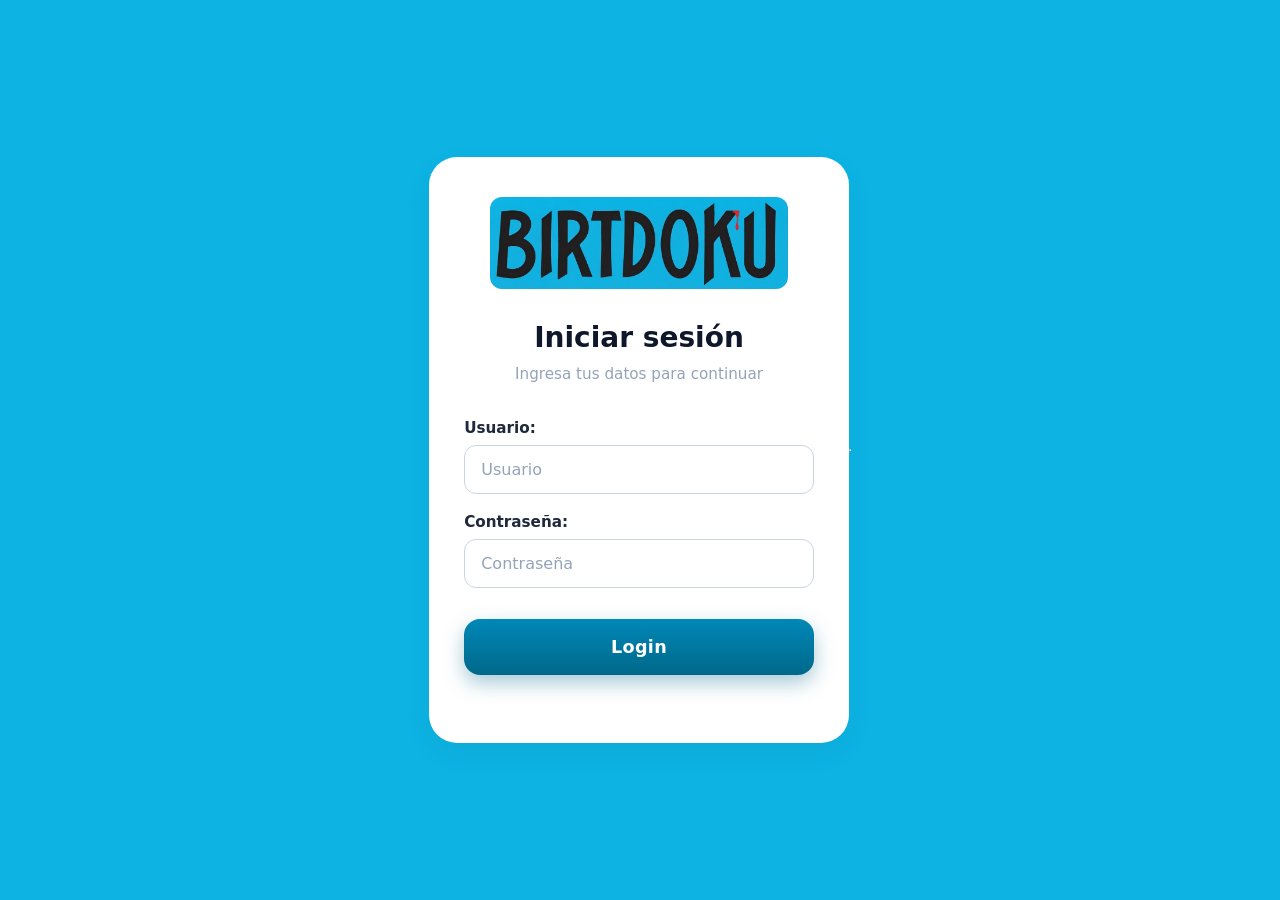
<file: docs/index.html>
<!DOCTYPE html>

<html lang="es">

    <head>


        <!-- -------------CONFIGURACION CABECERA--------------->
        <meta charset="utf-8">
        <title>Murdoku - Inicio de Sersion</title>

        <!-- -------------EJECUTAR JAVASCRIPT------------------>
        
        <script type="text/javascript" src="js/jquery_4.0.0.js"></script>
        <script type="module" src="js/scriptQuery_index.js"></script>
		


        <!-- ------------- TITULO DE LA PAGINA -------------->
        <title>TITULO</title>
		
		<!--//AÑADIDOS ESTILOS DE CSS -->
		<link rel="stylesheet" href="./css/style.css">


    </head>

    <body>
        <main class="login-card">
                <!-- Contenedor del Logo superior -->
                <div class="logo-container">
                    <img src="img/logo.jpg" alt="Logo BIRTdoku">
                </div>

                <h1>Iniciar sesión</h1>
                <p class="subtitle">Ingresa tus datos para continuar</p>

                <form>
                    <label for="usuario">Usuario:</label>
                    <input type="text" id="username" placeholder="Usuario" required><br><br>
                    
                    <label for="peso">Contraseña:</label>
                    <input type="password" id="password" placeholder="Contraseña" required><br><br>
                    <button type="button" id="btn-login" class="btn">Login</button>
                </form>

                <p id="mensaje-estado"></p>
            </main>
 

    

        <hr>
    </body>

</html>
</file>
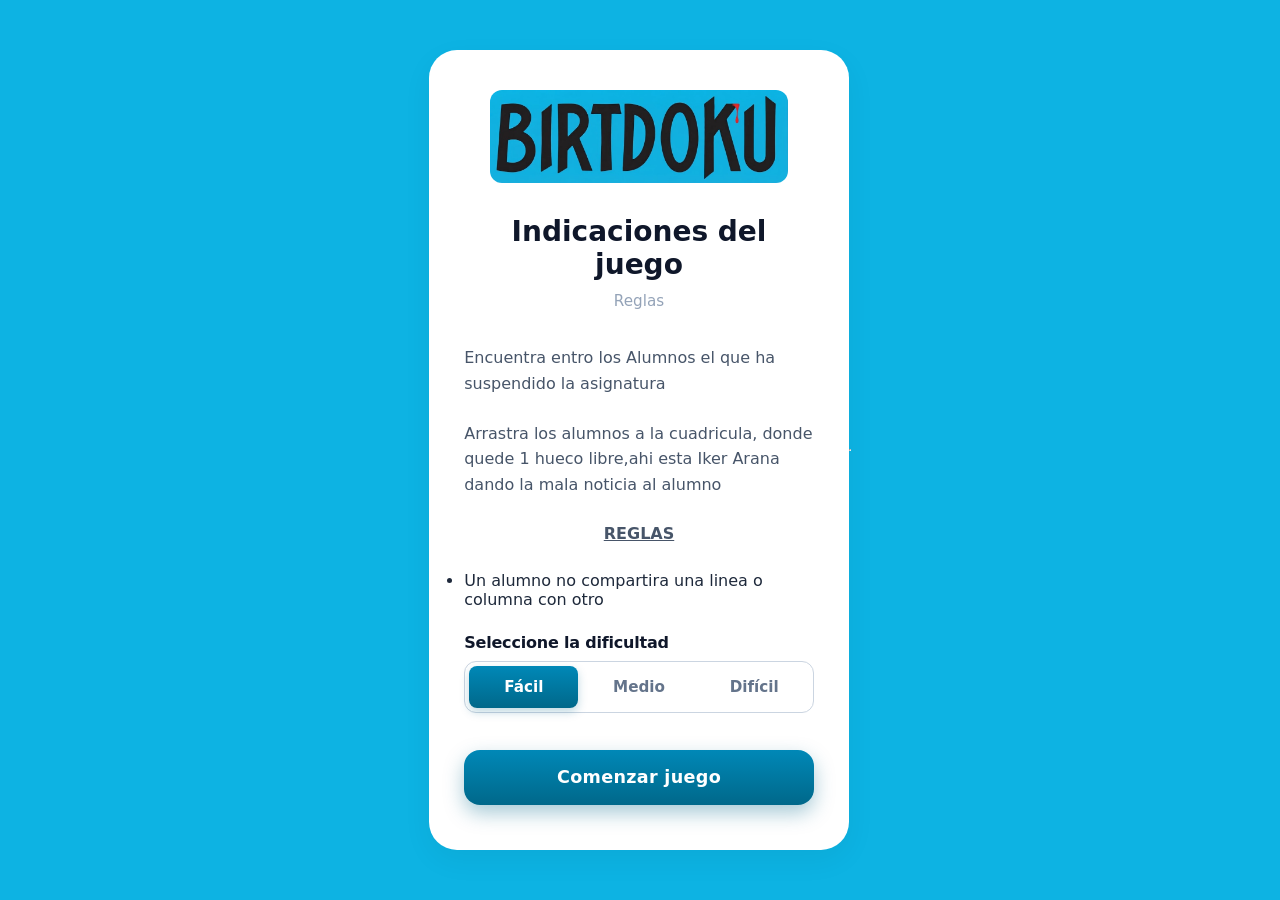
<file: docs/bienvenida.html>
<!DOCTYPE html>

<html lang="es">

    <head>


        <!-- -------------CONFIGURACION CABECERA--------------->
        <meta charset="utf-8">
        

        <!-- -------------EJECUTAR JAVASCRIPT------------------>
       
        <script type="text/javascript" src="js/jquery_4.0.0.js"></script>
        <script type="module" src="js/scriptQuery_bienvenida.js"></script>
		


        <!-- ------------- TITULO DE LA PAGINA -------------->
        <title>Murdoku - Bienvenida</title>
        
        <!-- --------------ESTILOS------------------------ -->
		<link rel="stylesheet" href="./css/style.css">


    </head>

    <body>
        <main class="login-card">
                <!-- Contenedor del Logo superior -->
                <div class="logo-container">
                    <img src="img/logo.jpg" alt="Logo BIRTdoku">
                </div>

                <h1>Indicaciones del juego</h1>
                <p class="subtitle">Reglas</p>
                <p>Encuentra entro los Alumnos el que ha suspendido la asignatura</p>
                <p>Arrastra los alumnos a la cuadricula, donde quede 1 hueco libre,ahi esta Iker Arana dando la mala noticia al alumno</p>
                
                <p><strong><u>REGLAS</u></strong>
                <ul>
                    <li>Un alumno no compartira una linea o columna con otro</li>
                </ul>
                </p>

            <div class="difficulty-group">
                <label class="difficulty-label">Seleccione la dificultad</label>
                <div class="difficulty-selector">
                    <button type="button" class="diff-btn active" data-url="juego-facil.html">Fácil</button>
                    <button type="button" class="diff-btn" data-url="juego-medio.html">Medio</button>
                    <button type="button" class="diff-btn" data-url="juego-dificil.html">Difícil</button>
                </div>
            </div>

            <button type="button" id="btn-comenzar" class="btn">Comenzar juego</button>

        </main>
 

    

        <hr>
    </body>

</html>
</file>
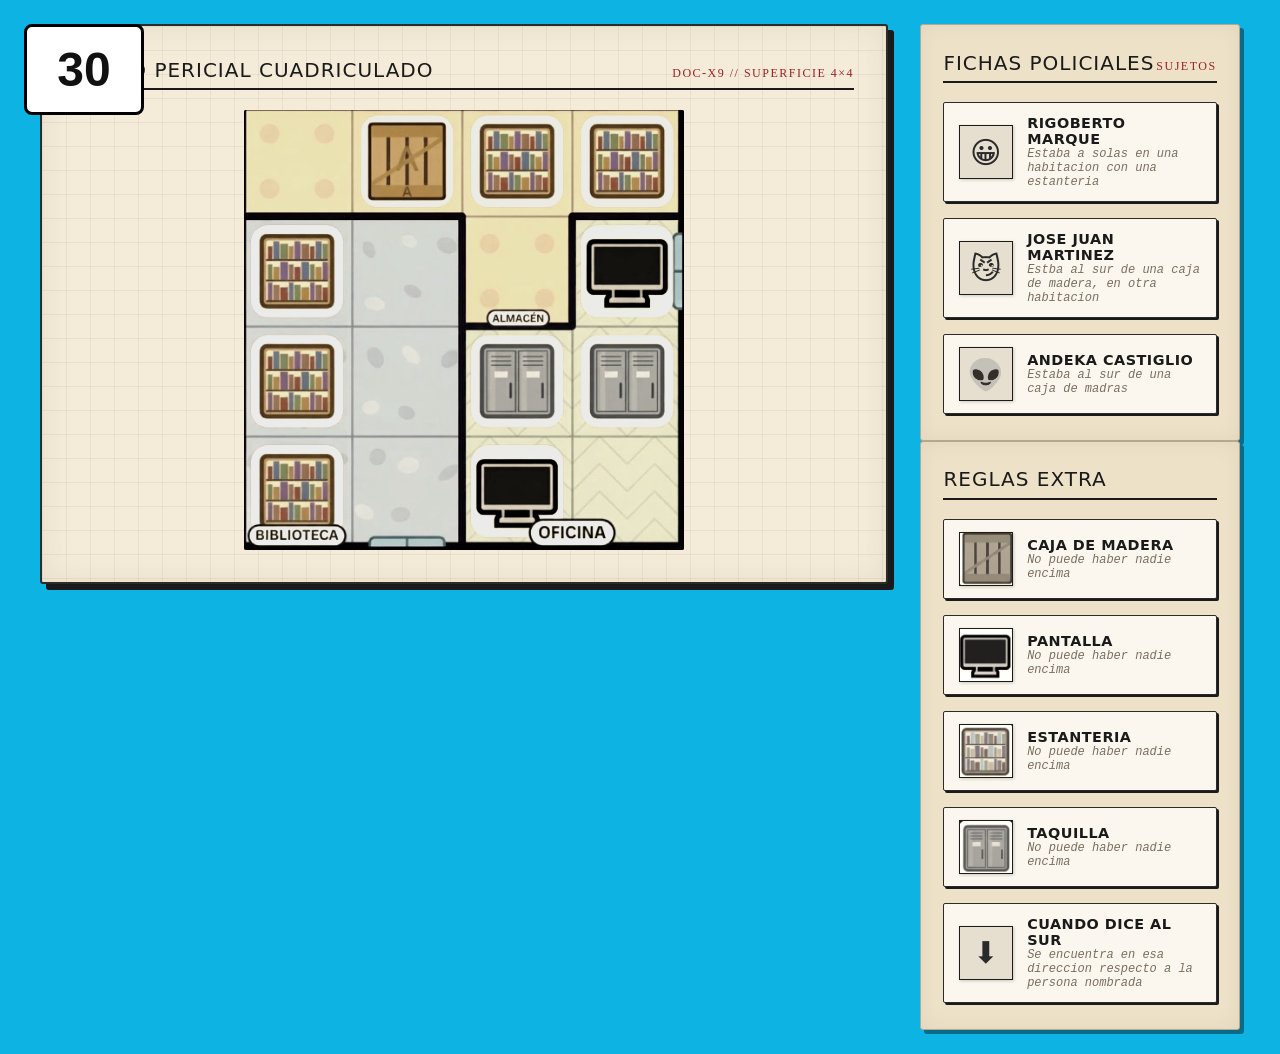
<file: docs/juego-facil.html>
<!DOCTYPE html>

<html lang="es">

    <head>


        <!-- -------------CONFIGURACION CABECERA--------------->
        <meta charset="utf-8">
        <title>Murdoku - Juego Facil</title>

        <!-- -------------EJECUTAR JAVASCRIPT------------------>
        <!--metiendo la etiqueta script en el head, el navegador ejecuta el script antes de cargar el body--> 
        
        <!-- Importante cargar primero el script de JQuery-->
        <script type="text/javascript" src="js/jquery_4.0.0.js"></script>
        <script type="module" src="js/scriptQuery_juego.js"></script>
		


        <!-- ------------- TITULO DE LA PAGINA -------------->
        <title>TITULO</title>
		
		<!--//AÑADIDOS ESTILOS DE CSS -->
		<link rel="stylesheet" href="./css/style.css">


    </head>

    <body>
        <span id="counter"></span>
        <main class="tablero-investigacion">

        <section class="area-cuadricula" id="area-cuadricula">
            <header class="seccion-titulo">
                <span>Plano Pericial Cuadriculado</span>
                <span class="codigo-ref">DOC-X9 // SUPERFICIE 4×4</span>
            </header>

            <!-- CONTENEDOR SUPERPUESTO (FOTO BASE + CUADRÍCULA ENCIMA) -->
            <div class="murdoku-tablero-superpuesto">

                <img src="img/facil.jpg" alt="Escenario del crimen" class="plano-fondo-img">

                <!-- 2. Sello forense en la esquina -->
                <div class="sello-evidencia">ANEXO A</div>

                <!-- 3. Cuadrícula 4×4 interactiva superpuesta -->
                <div class="matriz-4x4-superpuesta">
                    <!-- Fila 1 -->
                    <div class="celda-drop" data-row="0" data-col="0"></div>
                    <div class="celda-drop" data-row="0" data-col="1"></div>
                    <div class="celda-drop" data-row="0" data-col="2"></div>
                    <div class="celda-drop" data-row="0" data-col="3"></div>

                    <!-- Fila 2 -->
                    <div class="celda-drop" data-row="1" data-col="0"></div>
                    <div class="celda-drop" data-row="1" data-col="1"></div>
                    <div class="celda-drop" data-row="1" data-col="2"></div>
                    <div class="celda-drop" data-row="1" data-col="3"></div>

                    <!-- Fila 3 -->
                    <div class="celda-drop" data-row="2" data-col="0"></div>
                    <div class="celda-drop" data-row="2" data-col="1"></div>
                    <div class="celda-drop" data-row="2" data-col="2"></div>
                    <div class="celda-drop" data-row="2" data-col="3"></div>

                    <!-- Fila 4 -->
                    <div class="celda-drop" data-row="3" data-col="0"></div>
                    <div class="celda-drop" data-row="3" data-col="1"></div>
                    <div class="celda-drop" data-row="3" data-col="2"></div>
                    <div class="celda-drop" data-row="3" data-col="3"></div>
                </div>

            </div>
        </section>
            

            <!-- ÁREA 2: PANEL DE SOSPECHOSOS DISPONIBLES -->
            <div class="columna-lateral">
                <aside class="area-sospechosos" id="area-sospechosos">
                    <header class="seccion-titulo">
                        <span>Fichas Policiales</span>
                        <span class="codigo-ref">SUJETOS</span>
                    </header>

                    <div class="lista-sospechosos" id="lista-sospechosos">
                        
                        <div class="tarjeta-sospechoso" draggable="true" data-id="1">
                            <div class="retrato-sospechoso">
                                
                                <span style="font-size:30px;">😀</span>

                            </div>
                            <div class="info-sospechoso">
                                <span class="nombre-sospechoso">Rigoberto Marque </span>
                                <span class="rol-sospechoso">Estaba a solas en una habitacion con una estanteria</span>
                            </div>
                        </div>

                        <div class="tarjeta-sospechoso" draggable="true" data-id="2">
                            <div class="retrato-sospechoso">
                                <span style="font-size:30px;">😼</span>
                            </div>
                            <div class="info-sospechoso">
                                <span class="nombre-sospechoso">Jose Juan Martinez</span>
                                <span class="rol-sospechoso">Estba al sur de una caja de madera, en otra habitacion</span>
                            </div>
                        </div>

                        <div class="tarjeta-sospechoso" draggable="true" data-id="3">
                            <div class="retrato-sospechoso">
                                <span style="font-size:30px;">👽</span>
                            </div>
                            <div class="info-sospechoso">
                                <span class="nombre-sospechoso">Andeka Castiglio</span>
                                <span class="rol-sospechoso">Estaba al sur de una caja de madras</span>
                            </div>
                        </div>

                    </div>
                </aside>

                <!-- ÁREA 2: PANEL CON ACLARACIONES -->
                <aside class="area-sospechosos" id="area-sospechosos">
                    <header class="seccion-titulo">
                        <span>REGLAS EXTRA</span>
                        <span class="codigo-ref"></span>
                    </header>

                    <div class="lista-sospechosos" id="lista-sospechosos">
                        
                        <div class="tarjeta-sospechoso" >
                            <div class="retrato-sospechoso">
                                <img src="img/caja.png">

                            </div>
                            <div class="info-sospechoso">
                                <span class="nombre-sospechoso">Caja de Madera </span>
                                <span class="rol-sospechoso">No puede haber nadie encima</span>
                            </div>
                        </div>

                        <div class="tarjeta-sospechoso" >
                            <div class="retrato-sospechoso">
                                <img src="img/pantalla.PNG">
                            </div>
                            <div class="info-sospechoso">
                                <span class="nombre-sospechoso">Pantalla</span>
                                <span class="rol-sospechoso">No puede haber nadie encima</span>
                            </div>
                        </div>

                        <div class="tarjeta-sospechoso" >
                            <div class="retrato-sospechoso">
                                <img src="img/estanteria.PNG">
                            </div>
                            <div class="info-sospechoso">
                                <span class="nombre-sospechoso">Estanteria</span>
                                <span class="rol-sospechoso">No puede haber nadie encima</span>
                            </div>
                        </div>
                        <div class="tarjeta-sospechoso" >
                            <div class="retrato-sospechoso">
                                <img src="img/taquilla.PNG">
                            </div>
                            <div class="info-sospechoso">
                                <span class="nombre-sospechoso">Taquilla</span>
                                <span class="rol-sospechoso">No puede haber nadie encima</span>
                            </div>
                        </div>
                        <div class="tarjeta-sospechoso" >
                            <div class="retrato-sospechoso">
                                <span style="font-size:30px;">⬇️</span>
                            </div>
                            <div class="info-sospechoso">
                                <span class="nombre-sospechoso">Cuando dice al Sur </span>
                                <span class="rol-sospechoso">Se encuentra en esa direccion respecto a la persona nombrada</span>
                            </div>
                        </div>
                    </div>
                </aside>
            </div>

        </main>
    </body>

</html>
</file>
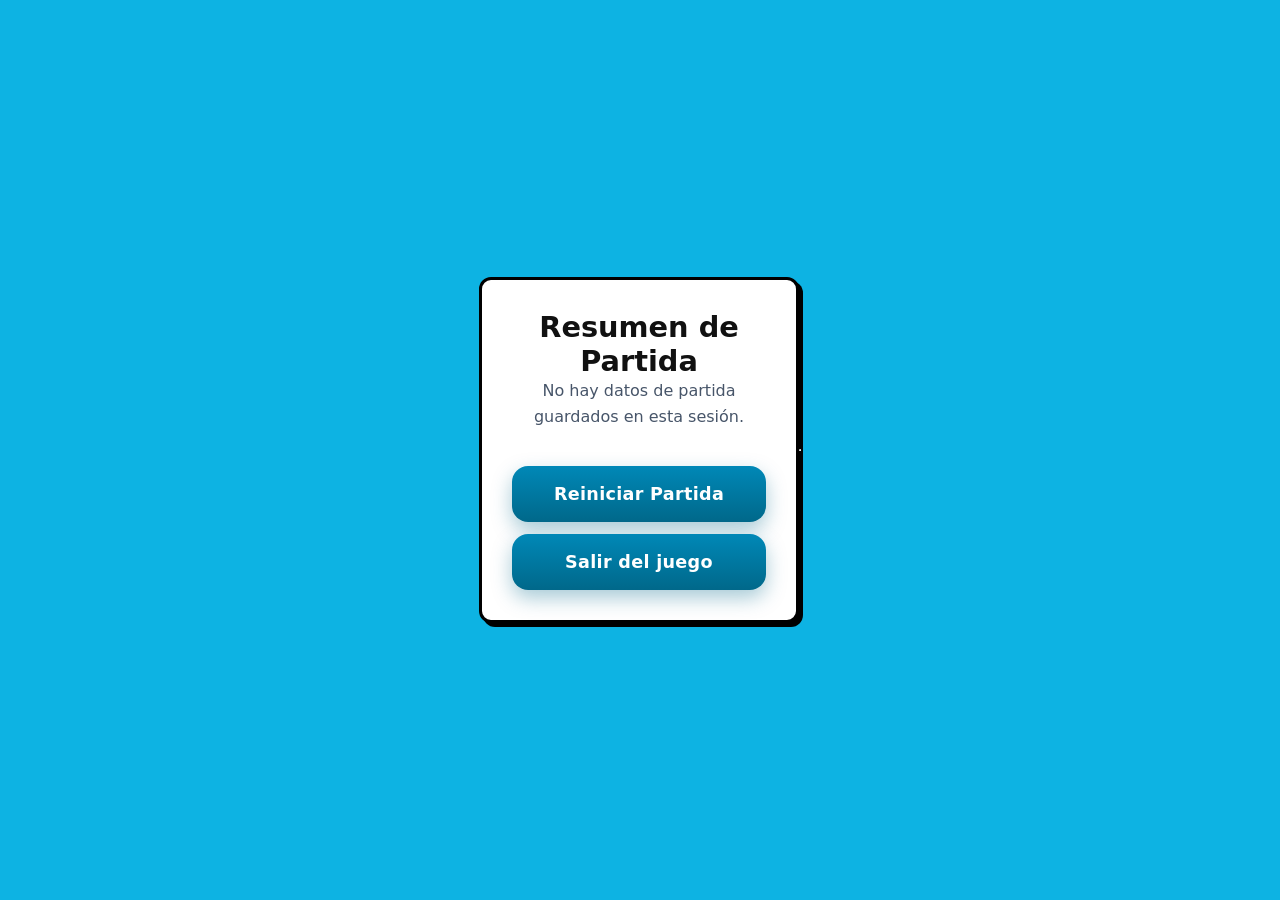
<file: docs/resultados.html>
<!DOCTYPE html>

<html lang="es">

    <head>


        <!-- -------------CONFIGURACION CABECERA--------------->
        <meta charset="utf-8">
        <title>Murdoku - Resultados</title>

        <!-- -------------EJECUTAR JAVASCRIPT------------------>

        <script type="text/javascript" src="js/jquery_4.0.0.js"></script>


        <!-- ------------- TITULO DE LA PAGINA -------------->
        <title>TITULO</title>
		
		<!--//AÑADIDOS ESTILOS DE CSS -->
		<link rel="stylesheet" href="./css/style.css">


    </head>

    <body>
        <div class="contenedor-resultados">
            <h1>Resumen de Partida</h1>
            
            <!-- Contenedor donde se inyectarán los datos del sessionStorage -->
            <div id="lista-datos">
                <p>Cargando datos...</p>
            </div>

            <div class="contenedor-botones">
                <!-- Botón para reiniciar, vinculado desde JS -->
                <button id="btn-reiniciar" class="btn">Reiniciar Partida</button>
                
                <!-- Enlace para volver al juego -->
                <a href="index.html" class="btn">Salir del juego</a>
            </div>
        </div>

        <script type="module" src="js/scriptQuery_resultados.js"></script>

        <hr>
    </body>

</html>
</file>
<file: docs/css/style.css>
* {
    margin: 0;
    padding: 0;
    box-sizing: border-box;
    font-family: 'Segoe UI', system-ui, -apple-system, BlinkMacSystemFont, Roboto, sans-serif;
}

body {
    background-color: #0DB3E3;
    color: #1e293b;
    display: flex;
    justify-content: center;
    align-items: center;
    min-height: 100vh;
    padding: 1.5rem;
}

p {
    line-height: 1.6;
    color: #475569;
    margin-bottom: 1.5rem;

}
/* =======================================================
   LOGIN 
   ======================================================= */
.login-card {
    background: #ffffff;
    padding: 2.5rem 2.2rem 2.8rem 2.2rem;
    border-radius: 28px;
    box-shadow: 0 10px 30px rgba(0, 0, 0, 0.05);
    width: 100%;
    max-width: 420px;
    display: flex;
    flex-direction: column;
    align-items: center;
}

/* Imagen de cabecera / logo */
.logo-container {
    width: 100%;
    display: flex;
    justify-content: center;
    margin-bottom: 2rem;
}

.logo-container img {
    max-width: 85%;
    height: auto;
    border-radius: 12px;
}

/* Encabezados y textos */
.login-card h1 {
    font-size: 1.75rem;
    font-weight: 800;
    color: #0f172a;
    margin-bottom: 0.5rem;
    text-align: center;
}

.subtitle {
    font-size: 0.95rem;
    color: #94a3b8;
    margin-bottom: 2rem;
    text-align: center;
}

/* Formulario e inputs */
form {
    width: 100%;
}

.form-group {
    margin-bottom: 1.4rem;
    text-align: left;
}

label {
    display: block;
    margin-bottom: 0.55rem;
    font-weight: 700;
    font-size: 0.95rem;
    color: #1e293b;
}

input[type="text"],
input[type="password"] {
    width: 100%;
    padding: 0.85rem 1rem;
    border: 1.5px solid #cbd5e1;
    border-radius: 12px;
    font-size: 1rem;
    color: #334155;
    outline: none;
    transition: border-color 0.2s, box-shadow 0.2s;
}

input[type="text"]::placeholder,
input[type="password"]::placeholder {
    color: #94a3b8;
}

input[type="text"]:focus,
input[type="password"]:focus {
    border-color: #0088b7;
    box-shadow: 0 0 0 3px rgba(0, 136, 183, 0.15);
}

/* Botón redondeado con degradado (conservado) */
.btn {
    display: inline-block;
    width: 100%;
    padding: 1.1rem 2rem;
    margin-top: 0.8rem;
    background: linear-gradient(180deg, #0088b7 0%, #00688a 100%);
    color: #ffffff;
    border: none;
    border-radius: 16px;
    font-size: 1.1rem;
    font-weight: 700;
    cursor: pointer;
    text-decoration: none;
    text-align: center;
    letter-spacing: 0.3px;
    box-shadow: 0 8px 20px rgba(0, 104, 138, 0.35);
    transition: transform 0.15s ease, box-shadow 0.15s ease, filter 0.15s ease;
}

.btn:hover {
    filter: brightness(1.08);
    box-shadow: 0 10px 24px rgba(0, 104, 138, 0.45);
    transform: translateY(-1px);
}

.btn:active {
    transform: translateY(1px);
    box-shadow: 0 4px 12px rgba(0, 104, 138, 0.3);
}

/* =======================================================
   SELECTOR DE DIFICULTAD
   ======================================================= */
.difficulty-group {
    width: 100%;
    margin-bottom: 1.5rem;
    text-align: left;
}

/* Etiqueta idéntica a la imagen */
.difficulty-label {
    display: block;
    margin-bottom: 0.55rem;
    font-weight: 800;
    font-size: 1rem;
    color: #0f172a;
    letter-spacing: -0.2px;
}

/* Rectángulo contenedor calcado al input */
.difficulty-selector {
    display: flex;
    background-color: #ffffff;
    border: 1.5px solid #cbd5e1;
    border-radius: 12px;
    padding: 4px;
    gap: 6px;
    box-sizing: border-box;
    transition: border-color 0.2s ease, box-shadow 0.2s ease;
}

/* Efecto focus al interactuar */
.difficulty-selector:focus-within {
    border-color: #0088b7;
    box-shadow: 0 0 0 3px rgba(0, 136, 183, 0.15);
}

/* Botones individuales */
.diff-btn {
    flex: 1;
    padding: 0.75rem 0.5rem;
    border: none;
    border-radius: 8px;
    background: transparent;
    color: #64748b;
    font-size: 0.95rem;
    font-weight: 600;
    cursor: pointer;
    transition: all 0.2s ease;
}

.diff-btn:hover {
    color: #0f172a;
    background-color: #f1f5f9;
}

/* Botón seleccionado */
.diff-btn.active {
    background: linear-gradient(180deg, #0088b7 0%, #00688a 100%);
    color: #ffffff;
    box-shadow: 0 4px 10px rgba(0, 104, 138, 0.25);
}
/* =======================================================
   TEMPORIZADOR
   ======================================================= */
#counter {
    position: fixed;
    top: 1.5rem;
    left: 1.5rem;
    z-index: 100;
    display: inline-block;          
    width: 120px;                   
    padding: 15px 0;                
    text-align: center;             
    font-size: 3rem;                
    font-weight: bold;              
    color: #111;                    
    border: 3px solid #000;         
    background-color: #fff;        
    border-radius: 8px;            
    font-family: sans-serif;
    }

/* =======================================================
    INFORME DE RESULTADOS
   ======================================================= */
.contenedor-resultados {
    background: #fff;
    border: 3px solid #000;
    border-radius: 12px;
    padding: 30px;
    width: 320px;
    text-align: center;
    box-shadow: 4px 4px 0px #000;
}

h1 {
    margin-top: 0;
    font-size: 1.8rem;
    color: #111;
}

.dato-item {
    font-size: 1.1rem;
    margin: 12px 0;
    display: flex;
    justify-content: space-between;
    border-bottom: 1px dashed #ccc;
    padding-bottom: 6px;
}

.dato-item span.valor {
    font-weight: bold;
    color: #333;
}
/* =======================================================
    TABLERO DE INVESTIGACIÓN: ÁREA 1 Y ÁREA 2
   ======================================================= */
.murdoku-tablero-superpuesto {
    position: relative;
    width: 100%;
    max-width: 440px;
    height: 440px; /* Cuadrado simétrico para mantener celdas proporcionales */
    margin: 0 auto;
    border: 3px solid var(--tinta-fuerte);
    border-radius: 2px;
    box-shadow: 6px 6px 0px var(--tinta-fuerte);
    overflow: hidden;
    background-color: #1a1a1a;
}

/* 1. Imagen del plano/escenario ubicada debajo */
.plano-fondo-img {
    position: absolute;
    top: 0;
    left: 0;
    width: 100%;
    height: 100%;
    object-fit: cover;
    z-index: 1;
    /* Tratamiento estético de documento antiguo */
    filter: sepia(35%) contrast(1.15) brightness(0.92);
}

.tablero-investigacion {
    display: grid;
    grid-template-columns: 1fr 320px;
    gap: 2rem;
    width: 100%;
    max-width: 1200px;
    margin: 0 auto;
    align-items: start;
}

.seccion-titulo {
    font-family: 'Playfair Display', serif;
    font-size: 1.25rem;
    color: #1a1a1a;
    text-transform: uppercase;
    letter-spacing: 1px;
    border-bottom: 2px solid #1a1a1a;
    padding-bottom: 0.4rem;
    margin-bottom: 1.2rem;
    display: flex;
    justify-content: space-between;
    align-items: baseline;
}

.seccion-titulo .codigo-ref {
    font-family: 'Special Elite', cursive;
    font-size: 0.75rem;
    color: #9b2226;
    letter-spacing: 1.5px;
}

/* ÁREA 1: CUADRÍCULA */
.area-cuadricula {
    background-color: #f4ebd9;
    background-image: 
        linear-gradient(to right, rgba(0, 0, 0, 0.05) 1px, transparent 1px),
        linear-gradient(to bottom, rgba(0, 0, 0, 0.05) 1px, transparent 1px);
    background-size: 24px 24px;
    padding: 2rem;
    border: 2px solid #2b2b2a;
    border-radius: 3px;
    box-shadow: 
        6px 6px 0px #1a1a1a,
        inset 0 0 30px rgba(180, 160, 130, 0.2);
    min-height: 520px;
    position: relative;
}

.lienzo-matriz {
    width: 100%;
    height: 100%;
    display: flex;
    justify-content: center;
    align-items: center;
    border: 1px dashed #b8a88a;
    background: rgba(251, 247, 238, 0.6);
    padding: 1.5rem;
}

/* ÁREA 2: SOSPECHOSOS */
.area-sospechosos {
    background-color: #ede2c8;
    padding: 1.6rem 1.4rem;
    border: 1px solid #b8a88a;
    border-radius: 3px;
    box-shadow: 
        4px 4px 0px rgba(0, 0, 0, 0.4),
        inset 0 0 20px rgba(0, 0, 0, 0.05);
}

.lista-sospechosos {
    display: flex;
    flex-direction: column;
    gap: 1rem;
}

.tarjeta-sospechoso {
    background-color: #fbf7ee;
    border: 1.5px solid #2b2b2a;
    border-radius: 2px;
    padding: 0.75rem 0.9rem;
    display: flex;
    align-items: center;
    gap: 0.9rem;
    box-shadow: 2px 2px 0px #1a1a1a;
    user-select: none;
}

/* RETRATO ARRASTRABLE */
.retrato-sospechoso {
    width: 54px;
    height: 54px;
    background: #e0d5be;
    border: 1.5px solid #1a1a1a;
    display: flex;
    align-items: center;
    justify-content: center;
    flex-shrink: 0;
    overflow: hidden;
    filter: grayscale(80%) sepia(20%);
    cursor: grab;
    box-shadow: 1px 1px 3px rgba(0, 0, 0, 0.2);
    transition: transform 0.15s ease, box-shadow 0.15s ease, border-color 0.15s ease;
}

.retrato-sospechoso:hover {
    transform: scale(1.06);
    border-color: #9b2226;
    box-shadow: 2px 2px 0px #9b2226;
}

.retrato-sospechoso:active {
    cursor: grabbing;
}

.retrato-sospechoso img {
    width: 100%;
    height: 100%;
    object-fit: cover;
    pointer-events: none;
}

.retrato-sospechoso.dragging {
    opacity: 0.35;
    transform: scale(0.95);
    border: 1.5px dashed #9b2226;
    box-shadow: none;
}

.info-sospechoso {
    display: flex;
    flex-direction: column;
}

.nombre-sospechoso {
    font-weight: 700;
    font-size: 0.9rem;
    color: #1a1a1a;
    text-transform: uppercase;
    letter-spacing: 0.5px;
}

.rol-sospechoso {
    font-size: 0.75rem;
    color: #7a6e5f;
    font-style: italic;
    font-family: 'Courier Prime', monospace;
}

/* =======================================================
   DESTINO DROP & SOSPECHOSO EN CASILLA
   ======================================================= */
.celda-drop {
    width: 60px;
    height: 60px;
    background-color: #fbf7ee;
    border: 1.5px dashed #b8a88a;
    display: flex;
    align-items: center;
    justify-content: center;
    position: relative;
    transition: background-color 0.15s ease, border-color 0.15s ease;
}

.celda-drop.drag-over {
    background-color: rgba(155, 34, 38, 0.12);
    border-color: #9b2226;
    border-style: solid;
}

.sospechoso-asignado {
    width: 100%;
    height: 100%;
    position: relative;
    display: flex;
    align-items: center;
    justify-content: center;
}

.sospechoso-asignado img {
    width: 100%;
    height: 100%;
    object-fit: cover;
    filter: grayscale(80%) sepia(20%);
}

.sospechoso-asignado .btn-quitar {
    position: absolute;
    top: -5px;
    right: -5px;
    background: #9b2226;
    color: #ffffff;
    border: 1px solid #1a1a1a;
    border-radius: 50%;
    width: 16px;
    height: 16px;
    font-size: 11px;
    line-height: 1;
    cursor: pointer;
    display: flex;
    align-items: center;
    justify-content: center;
}

.sospechoso-asignado .btn-quitar:hover {
    background: #1a1a1a;
}
</file>
